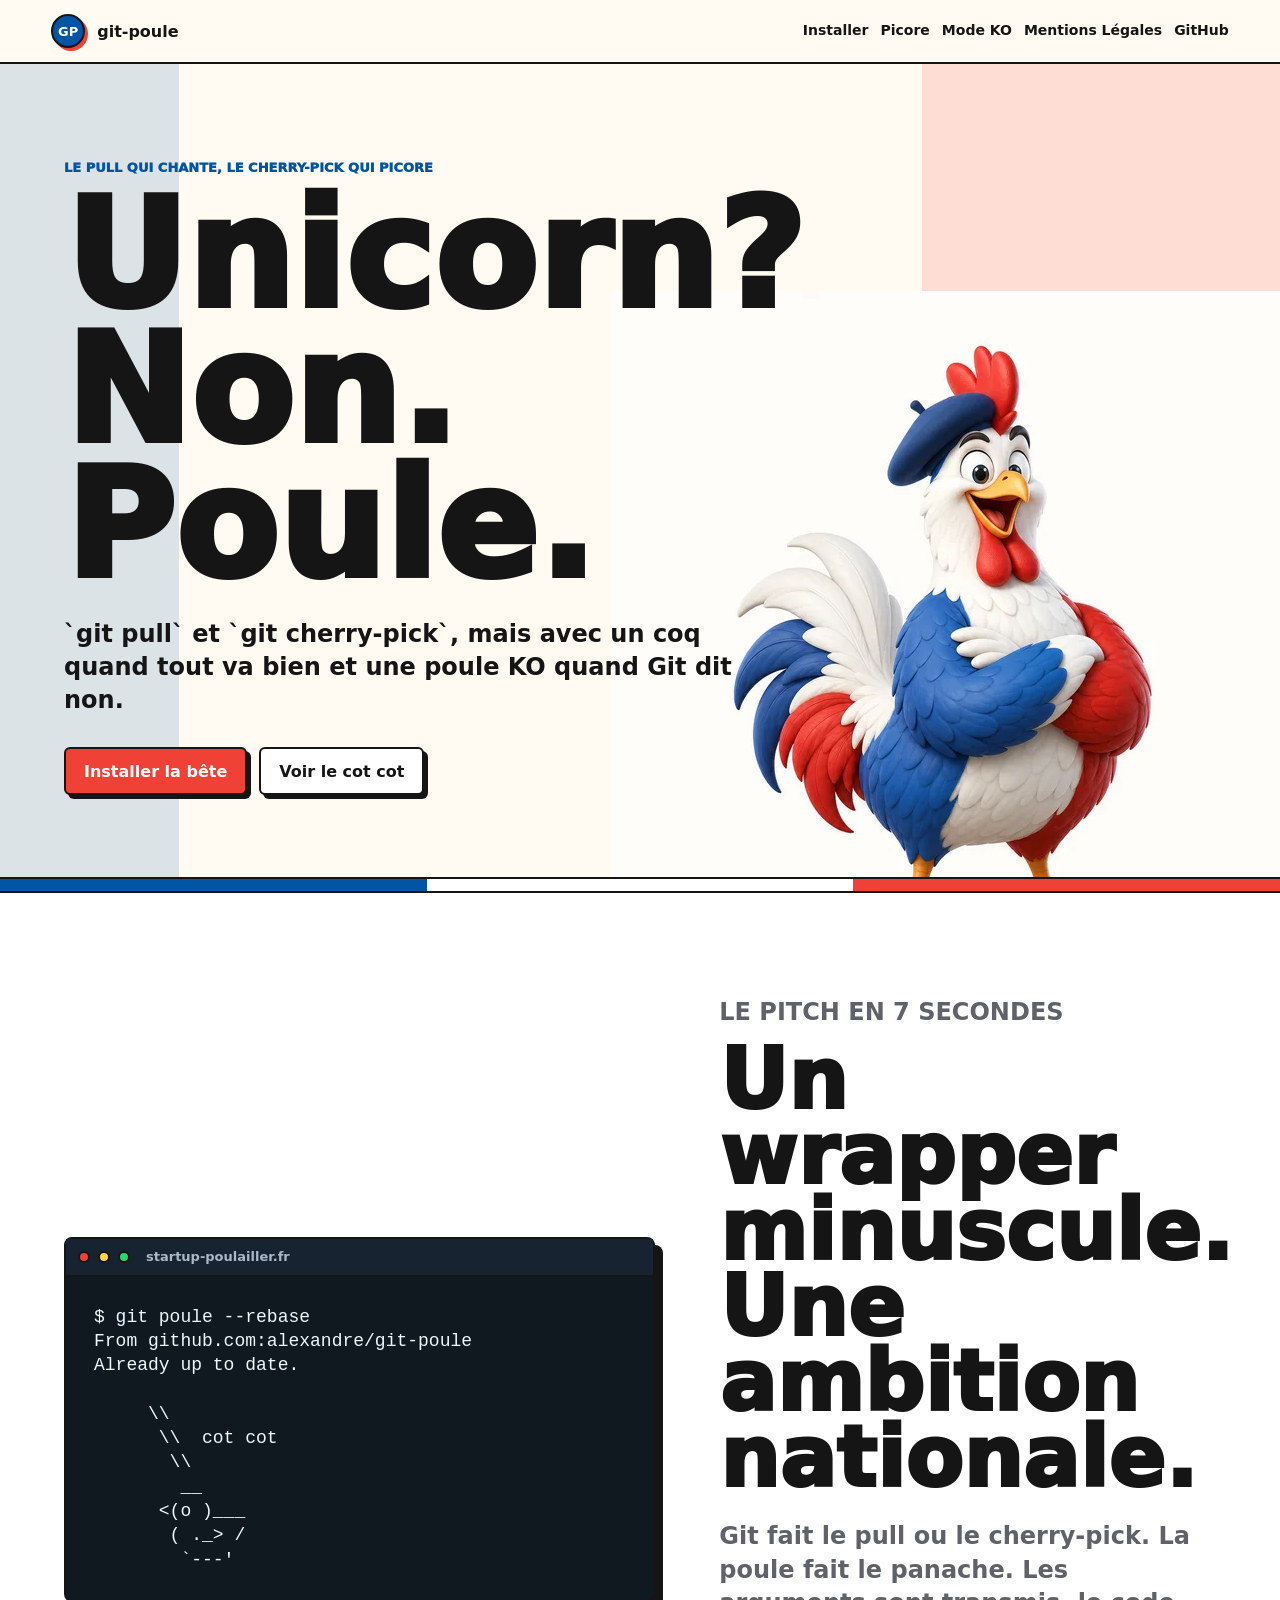
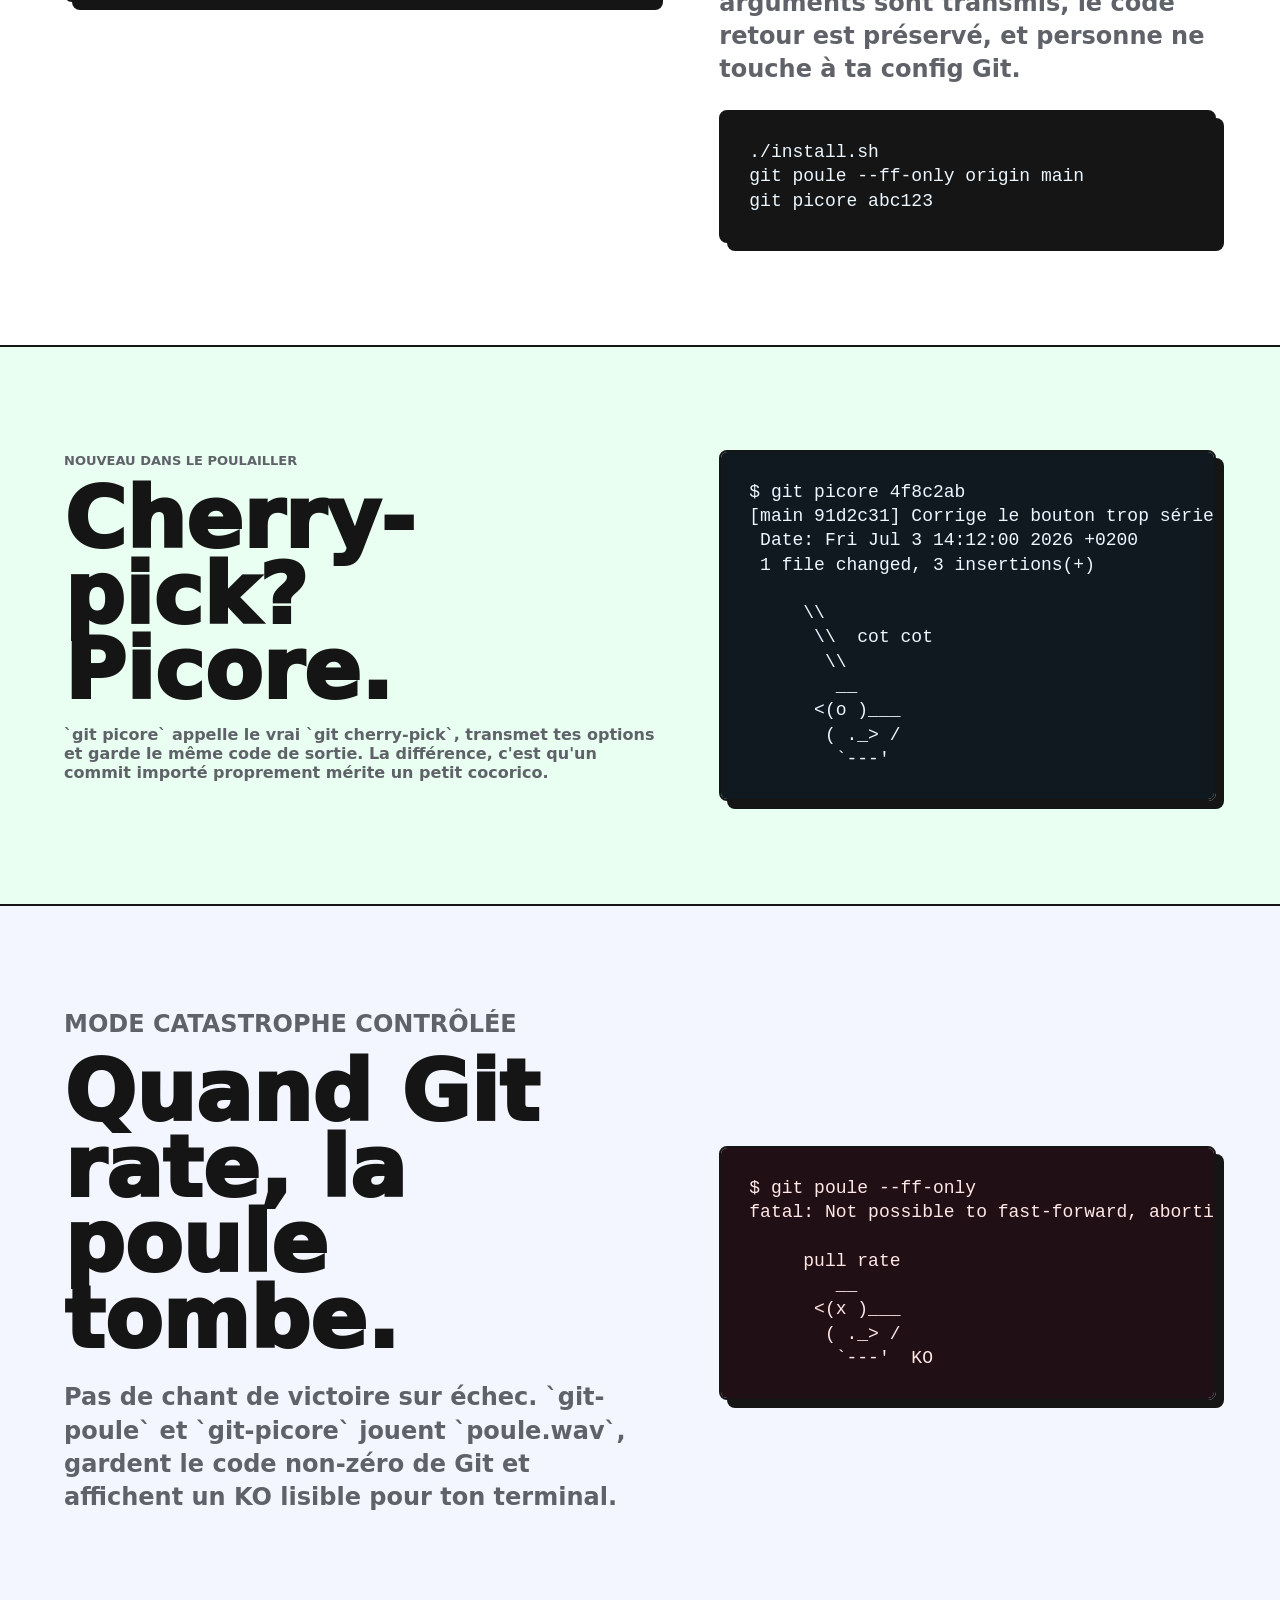
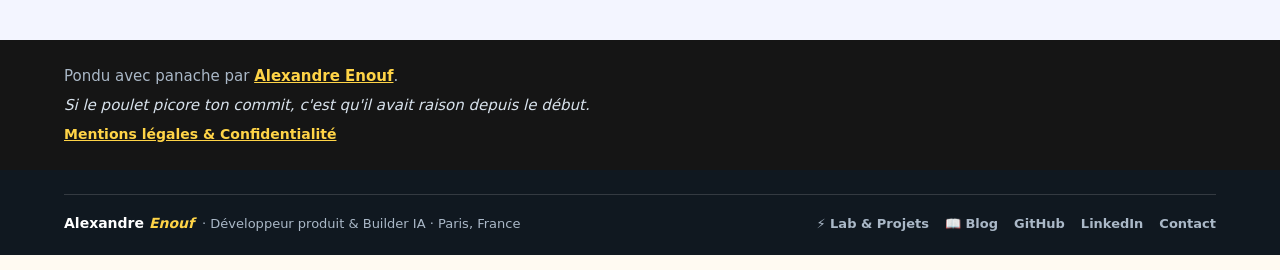
<file: index.html>
<!doctype html>
<html lang="fr">
  <head>
    <meta charset="utf-8">
    <meta name="viewport" content="width=device-width, initial-scale=1">
    <title>git-poule - Poule et Picore | Le pull sonore pour Git</title>
    <meta name="description" content="git-poule et git-picore ajoutent un retour sonore aviaire et héroïque à git pull et git cherry-pick. Coq triomphant au succès, poule KO à l'échec.">
    <meta name="author" content="Alexandre Enouf">
    <link rel="canonical" href="https://boblebol.github.io/git-poule/">
    <link rel="icon" type="image/svg+xml" href="favicon.svg">

    <!-- Open Graph / Facebook / LinkedIn -->
    <meta property="og:type" content="website">
    <meta property="og:url" content="https://boblebol.github.io/git-poule/">
    <meta property="og:title" content="git-poule - Le pull qui chante, le cherry-pick qui picore">
    <meta property="og:description" content="Wrapper Git léger avec retour sonore et visuel : cocorico quand tout va bien, poule KO quand Git dit non.">
    <meta property="og:image" content="https://boblebol.github.io/git-poule/assets/git-poule-mascot.png">
    <meta property="og:locale" content="fr_FR">

    <!-- Twitter Cards -->
    <meta name="twitter:card" content="summary_large_image">
    <meta name="twitter:url" content="https://boblebol.github.io/git-poule/">
    <meta name="twitter:title" content="git-poule - Poule et Picore">
    <meta name="twitter:description" content="git pull et git cherry-pick avec un retour sonore et aviaire en cas de succès ou d'échec.">
    <meta name="twitter:image" content="https://boblebol.github.io/git-poule/assets/git-poule-mascot.png">

    <link rel="stylesheet" href="styles.css">

    <!-- Google Analytics GA4 (Cookieless & RGPD compliant) -->
    <script>
      window.dataLayer = window.dataLayer || [];
      function gtag(){dataLayer.push(arguments);}

      // Universal custom event tracker
      window.trackEvent = function(eventName, eventParams) {
        try {
          if (typeof window.gtag === 'function') {
            window.gtag('event', eventName, eventParams || {});
          }
        } catch (e) {}
      };

      const gaId = '__GA_MEASUREMENT_ID__';
      if (gaId && gaId !== '__GA_MEASUREMENT_ID__' && !gaId.startsWith('{{')) {
        gtag('consent', 'default', {
          'ad_storage': 'denied',
          'ad_user_data': 'denied',
          'ad_personalization': 'denied',
          'analytics_storage': 'denied'
        });
        gtag('js', new Date());
        gtag('config', gaId, {
          'anonymize_ip': true,
          'client_storage': 'none'
        });

        const script = document.createElement('script');
        script.async = true;
        script.src = 'https://www.googletagmanager.com/gtag/js?id=' + gaId;
        document.head.appendChild(script);
      }

      document.addEventListener('DOMContentLoaded', () => {
        document.querySelectorAll('[data-track]').forEach(el => {
          el.addEventListener('click', () => {
            const eventName = el.getAttribute('data-track');
            const eventCategory = el.getAttribute('data-category') || 'engagement';
            window.trackEvent(eventName, { event_category: eventCategory });
          });
        });
      });
    </script>
  </head>
  <body>
    <header class="site-header" aria-label="Navigation principale">
      <a class="brand" href="#top" aria-label="git-poule accueil">
        <span class="brand-mark">gp</span>
        <span>git-poule</span>
      </a>
      <nav>
        <a href="#install" data-track="click_nav_install">Installer</a>
        <a href="#picore" data-track="click_nav_picore">Picore</a>
        <a href="#ko" data-track="click_nav_ko">Mode KO</a>
        <a href="legal.html">Mentions Légales</a>
        <a href="https://github.com/Boblebol/git-poule" target="_blank" rel="noopener" aria-label="Dépôt GitHub" data-track="click_github_repo">GitHub</a>
      </nav>
    </header>

    <main id="top">
      <section class="hero" aria-labelledby="hero-title">
        <picture class="hero-mascot-wrapper">
          <source srcset="assets/git-poule-mascot.webp" type="image/webp">
          <img class="hero-mascot" src="assets/git-poule-mascot-opt.png" alt="Mascotte officielle git-poule bleu blanc rouge" width="720" height="720" fetchpriority="high">
        </picture>
        <div class="hero-copy">
          <p class="eyebrow">Le pull qui chante, le cherry-pick qui picore</p>
          <h1 id="hero-title">Unicorn? Non. Poule.</h1>
          <p class="hero-lede">
            `git pull` et `git cherry-pick`, mais avec un coq quand tout va bien et une poule KO quand Git dit non.
          </p>
          <div class="hero-actions" id="install">
            <a class="button primary" href="#copy-install" data-track="click_cta_install">Installer la bête</a>
            <a class="button secondary" href="#demo" data-track="click_cta_demo">Voir le cot cot</a>
          </div>
        </div>
      </section>

      <section class="terminal-band" id="demo" aria-label="Démo terminal git-poule">
        <div class="terminal">
          <div class="terminal-top">
            <span></span>
            <span></span>
            <span></span>
            <strong>startup-poulailler.fr</strong>
          </div>
          <pre><code>$ git poule --rebase
From github.com:alexandre/git-poule
Already up to date.

     \\
      \\  cot cot
       \\
        __
      &lt;(o )___
       ( ._&gt; /
        `---'</code></pre>
        </div>
        <div class="install-copy">
          <p class="section-kicker">Le pitch en 7 secondes</p>
          <h2>Un wrapper minuscule. Une ambition nationale.</h2>
          <p>
            Git fait le pull ou le cherry-pick. La poule fait le panache. Les arguments sont transmis, le code retour est préservé, et personne ne touche à ta config Git.
          </p>
          <pre id="copy-install"><code>./install.sh
git poule --ff-only origin main
git picore abc123</code></pre>
        </div>
      </section>

      <section class="picore-band" id="picore" aria-label="Mode cherry-pick git-picore">
        <div class="picore-copy">
          <p class="section-kicker">Nouveau dans le poulailler</p>
          <h2>Cherry-pick? Picore.</h2>
          <p>
            `git picore` appelle le vrai `git cherry-pick`, transmet tes options et garde le même code de sortie. La différence, c'est qu'un commit importé proprement mérite un petit cocorico.
          </p>
        </div>
        <pre class="picore-terminal"><code>$ git picore 4f8c2ab
[main 91d2c31] Corrige le bouton trop sérieux
 Date: Fri Jul 3 14:12:00 2026 +0200
 1 file changed, 3 insertions(+)

     \\
      \\  cot cot
       \\
        __
      &lt;(o )___
       ( ._&gt; /
        `---'</code></pre>
      </section>

      <section class="ko-band" id="ko" aria-label="Mode échec KO">
        <div class="ko-copy">
          <p class="section-kicker">Mode catastrophe contrôlée</p>
          <h2>Quand Git rate, la poule tombe.</h2>
          <p>
            Pas de chant de victoire sur échec. `git-poule` et `git-picore` jouent `poule.wav`, gardent le code non-zéro de Git et affichent un KO lisible pour ton terminal.
          </p>
        </div>
        <pre class="ko-terminal"><code>$ git poule --ff-only
fatal: Not possible to fast-forward, aborting.

     pull rate
        __
      &lt;(x )___
       ( ._&gt; /
        `---'  KO</code></pre>
      </section>
    </main>

    <div class="sticky-mobile-cta" aria-label="Actions rapides mobile">
      <a class="button primary" href="#copy-install" data-track="click_mobile_install">Installer git-poule</a>
      <a class="button secondary" href="#demo" data-track="click_mobile_demo">Démo</a>
    </div>

    <footer class="site-footer">
      <p class="site-footer-quote">
        <span>Pondu avec panache par <a href="https://alexandre-enouf.fr" target="_blank" rel="noopener" data-track="click_footer_alexandre">Alexandre Enouf</a>.</span>
        <span class="site-footer-subquote">Si le poulet picore ton commit, c'est qu'il avait raison depuis le début.</span>
        <span class="site-footer-legal"><a href="legal.html">Mentions légales &amp; Confidentialité</a></span>
      </p>
    </footer>

    <footer class="ae-cross-footer">
      <div class="ae-footer-inner">
        <div class="ae-footer-identity">
          <a href="https://alexandre-enouf.fr/" class="ae-footer-logo" target="_blank" rel="noopener" data-track="click_footer_logo">
            Alexandre <em>Enouf</em>
          </a>
          <span class="ae-footer-tagline">· Développeur produit &amp; Builder IA · Paris, France</span>
        </div>
        <div class="ae-footer-links">
          <a href="https://alexandre-enouf.fr/#lab" target="_blank" rel="noopener" data-track="click_footer_lab">⚡ Lab &amp; Projets</a>
          <a href="https://alexandre-enouf.fr/blog/" target="_blank" rel="noopener" data-track="click_footer_blog">📖 Blog</a>
          <a href="https://github.com/Boblebol" target="_blank" rel="noopener" data-track="click_footer_github">GitHub</a>
          <a href="https://www.linkedin.com/in/alexandreenouf-47834990" target="_blank" rel="noopener" data-track="click_footer_linkedin">LinkedIn</a>
          <a href="mailto:alexandre.enouf@gmail.com" data-track="click_footer_email">Contact</a>
        </div>
      </div>
    </footer>
  </body>
</html>
</file>
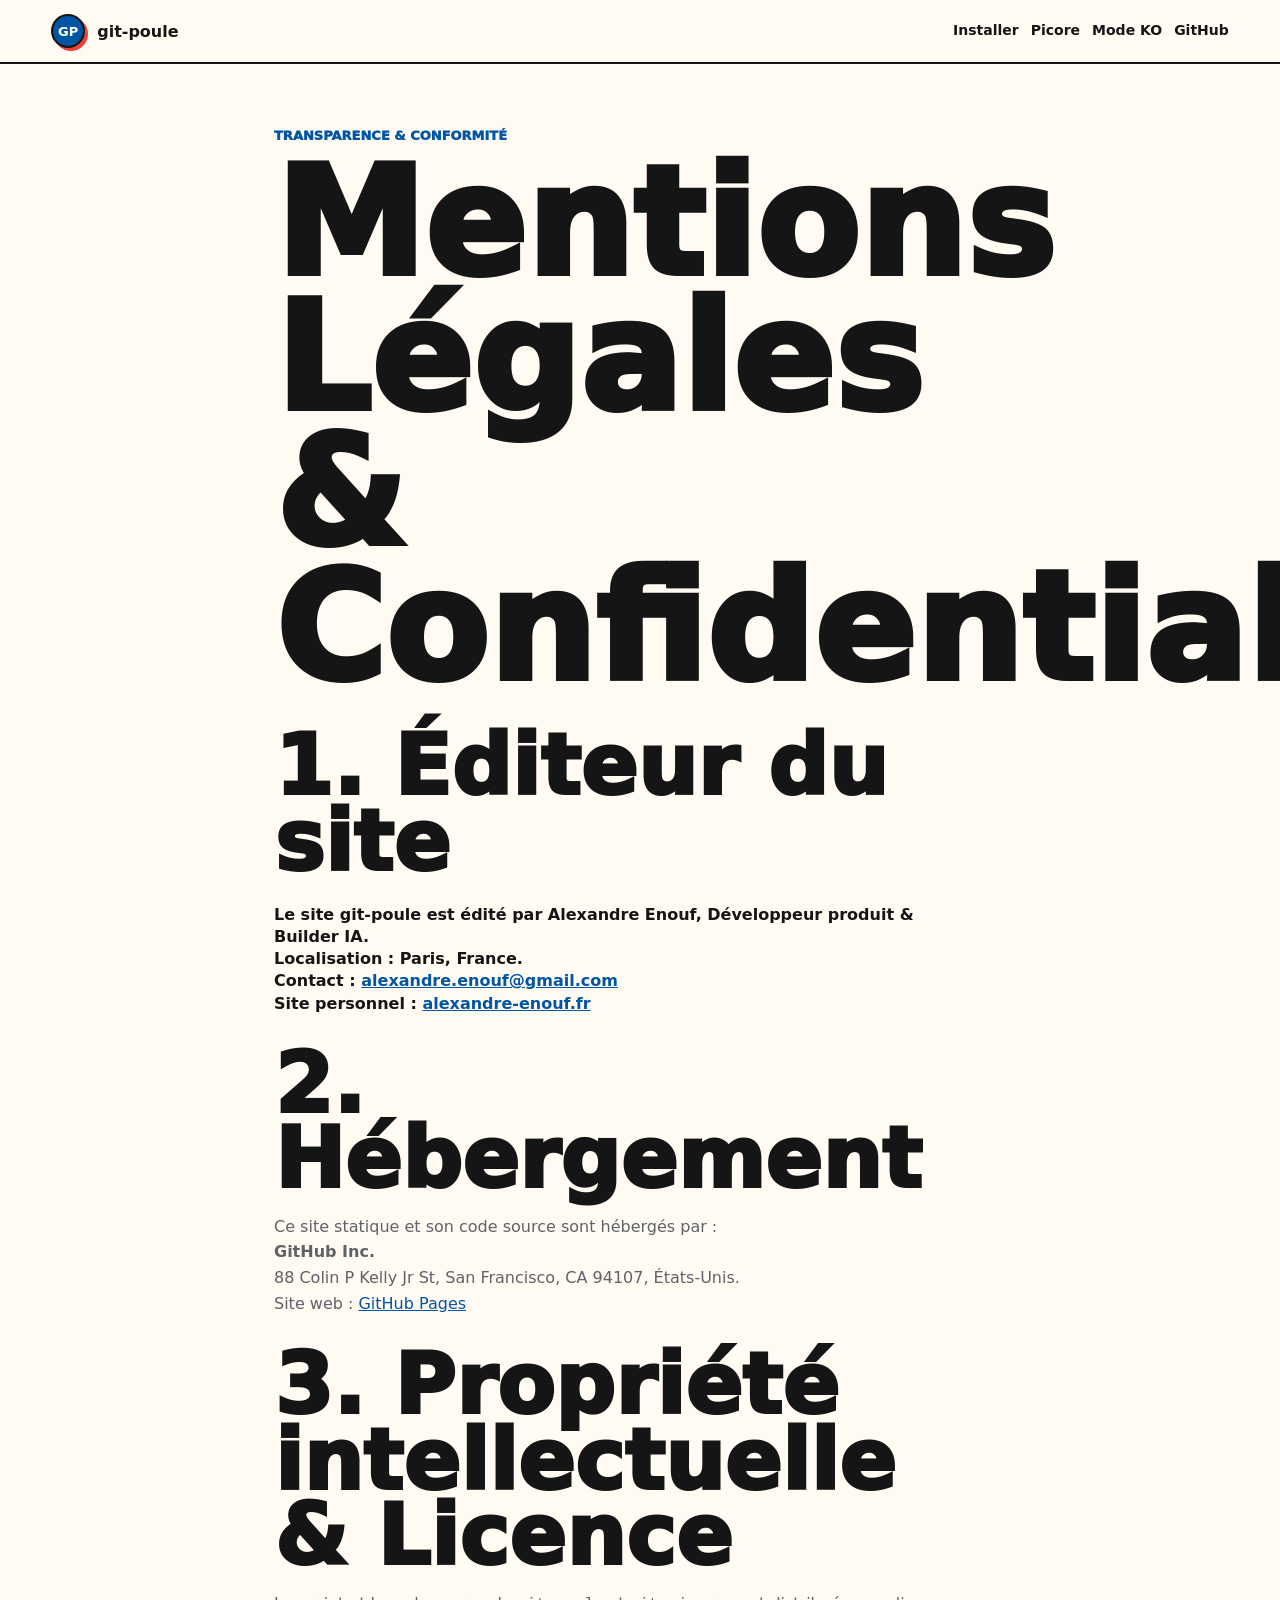
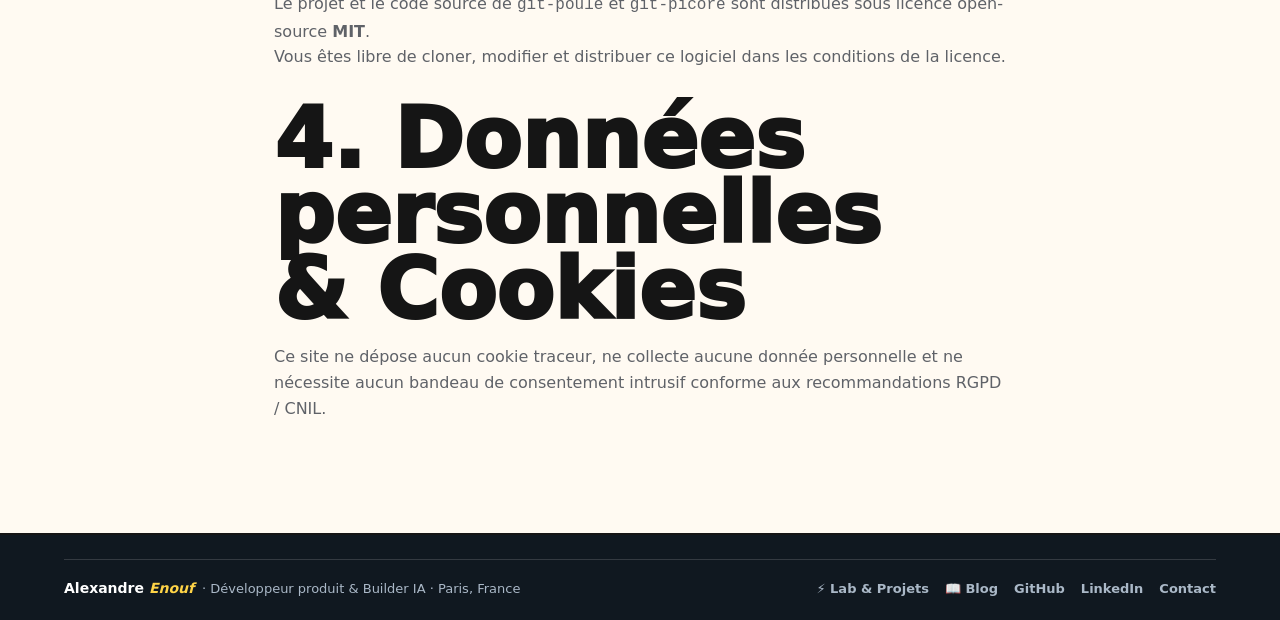
<file: legal.html>
<!doctype html>
<html lang="fr">
  <head>
    <meta charset="utf-8">
    <meta name="viewport" content="width=device-width, initial-scale=1">
    <meta name="robots" content="noindex, follow">
    <title>Mentions Légales &amp; Confidentialité | git-poule</title>
    <link rel="icon" type="image/svg+xml" href="favicon.svg">
    <link rel="stylesheet" href="styles.css">
  </head>
  <body>
    <header class="site-header" aria-label="Navigation principale">
      <a class="brand" href="index.html" aria-label="git-poule accueil">
        <span class="brand-mark">gp</span>
        <span>git-poule</span>
      </a>
      <nav>
        <a href="index.html#install">Installer</a>
        <a href="index.html#picore">Picore</a>
        <a href="index.html#ko">Mode KO</a>
        <a href="https://github.com/Boblebol/git-poule" target="_blank" rel="noopener" aria-label="Dépôt GitHub">GitHub</a>
      </nav>
    </header>

    <main id="top" style="padding: clamp(32px, 5vw, 64px) clamp(18px, 5vw, 72px); max-width: 860px; margin: 0 auto;">
      <p class="section-kicker">Transparence &amp; Conformité</p>
      <h1>Mentions Légales &amp; Confidentialité</h1>
      
      <section style="margin-top: 32px;">
        <h2>1. Éditeur du site</h2>
        <p class="hero-lede" style="font-size: 16px; color: var(--ink);">
          Le site <strong>git-poule</strong> est édité par <strong>Alexandre Enouf</strong>, Développeur produit &amp; Builder IA.<br>
          Localisation : Paris, France.<br>
          Contact : <a href="mailto:alexandre.enouf@gmail.com" style="color: var(--blue); font-weight: 700;">alexandre.enouf@gmail.com</a><br>
          Site personnel : <a href="https://alexandre-enouf.fr" target="_blank" rel="noopener" style="color: var(--blue); font-weight: 700;">alexandre-enouf.fr</a>
        </p>
      </section>

      <section style="margin-top: 32px;">
        <h2>2. Hébergement</h2>
        <p style="font-size: 16px; color: var(--muted); line-height: 1.6;">
          Ce site statique et son code source sont hébergés par :<br>
          <strong>GitHub Inc.</strong><br>
          88 Colin P Kelly Jr St, San Francisco, CA 94107, États-Unis.<br>
          Site web : <a href="https://pages.github.com" target="_blank" rel="noopener" style="color: var(--blue);">GitHub Pages</a>
        </p>
      </section>

      <section style="margin-top: 32px;">
        <h2>3. Propriété intellectuelle &amp; Licence</h2>
        <p style="font-size: 16px; color: var(--muted); line-height: 1.6;">
          Le projet et le code source de <code>git-poule</code> et <code>git-picore</code> sont distribués sous licence open-source <strong>MIT</strong>.<br>
          Vous êtes libre de cloner, modifier et distribuer ce logiciel dans les conditions de la licence.
        </p>
      </section>

      <section style="margin-top: 32px; margin-bottom: 48px;">
        <h2>4. Données personnelles &amp; Cookies</h2>
        <p style="font-size: 16px; color: var(--muted); line-height: 1.6;">
          Ce site ne dépose aucun cookie traceur, ne collecte aucune donnée personnelle et ne nécessite aucun bandeau de consentement intrusif conforme aux recommandations RGPD / CNIL.
        </p>
      </section>
    </main>

    <footer class="ae-cross-footer">
      <div class="ae-footer-inner">
        <div class="ae-footer-identity">
          <a href="https://alexandre-enouf.fr/" class="ae-footer-logo" target="_blank" rel="noopener">
            Alexandre <em>Enouf</em>
          </a>
          <span class="ae-footer-tagline">· Développeur produit &amp; Builder IA · Paris, France</span>
        </div>
        <div class="ae-footer-links">
          <a href="https://alexandre-enouf.fr/#lab" target="_blank" rel="noopener">⚡ Lab &amp; Projets</a>
          <a href="https://alexandre-enouf.fr/blog/" target="_blank" rel="noopener">📖 Blog</a>
          <a href="https://github.com/Boblebol" target="_blank" rel="noopener">GitHub</a>
          <a href="https://www.linkedin.com/in/alexandreenouf-47834990" target="_blank" rel="noopener">LinkedIn</a>
          <a href="mailto:alexandre.enouf@gmail.com">Contact</a>
        </div>
      </div>
    </footer>
  </body>
</html>
</file>
<file: styles.css>
:root {
  --blue: #0055a4;
  --red: #ef4135;
  --ink: #151515;
  --paper: #fffaf2;
  --white: #ffffff;
  --line: #151515;
  --muted: #5f6268;
  --terminal: #101820;
  --terminal-soft: #172330;
  --yellow: #ffd447;
}

* {
  box-sizing: border-box;
}

html {
  scroll-behavior: smooth;
}

body {
  margin: 0;
  background: var(--paper);
  color: var(--ink);
  font-family: Inter, ui-sans-serif, system-ui, -apple-system, BlinkMacSystemFont, "Segoe UI", sans-serif;
  letter-spacing: 0;
  overflow-x: hidden;
}

a {
  color: inherit;
}

.site-header {
  position: sticky;
  top: 0;
  z-index: 20;
  display: flex;
  align-items: center;
  justify-content: space-between;
  gap: 20px;
  min-height: 64px;
  padding: 12px clamp(18px, 4vw, 56px);
  background: rgba(255, 250, 242, 0.94);
  border-bottom: 2px solid var(--line);
  backdrop-filter: blur(12px);
}

.brand,
.site-header nav {
  display: flex;
  align-items: center;
  gap: 12px;
}

.brand {
  text-decoration: none;
  font-weight: 900;
}

.brand-mark {
  display: inline-grid;
  width: 34px;
  height: 34px;
  place-items: center;
  color: var(--white);
  background: var(--blue);
  border: 2px solid var(--line);
  border-radius: 50%;
  box-shadow: 3px 3px 0 var(--red);
  font-size: 13px;
  text-transform: uppercase;
}

.site-header nav {
  flex-wrap: wrap;
  justify-content: flex-end;
  font-size: 14px;
  font-weight: 800;
}

.site-header nav a {
  text-decoration: none;
  border-bottom: 2px solid transparent;
}

.site-header nav a:hover {
  border-bottom-color: currentColor;
}

.hero {
  position: relative;
  min-height: calc(88svh - 64px);
  overflow: hidden;
  display: flex;
  align-items: center;
  padding: clamp(48px, 8vw, 96px) clamp(18px, 5vw, 72px);
  border-bottom: 2px solid var(--line);
  background:
    linear-gradient(90deg, rgba(0, 85, 164, 0.14) 0 14%, transparent 14% 72%, rgba(239, 65, 53, 0.16) 72% 100%),
    var(--paper);
}

.hero::after {
  content: "";
  position: absolute;
  left: 0;
  right: 0;
  bottom: 0;
  height: 12px;
  background: linear-gradient(90deg, var(--blue) 0 33.33%, var(--white) 33.33% 66.66%, var(--red) 66.66% 100%);
  border-top: 2px solid var(--line);
}

.hero-mascot {
  position: absolute;
  right: clamp(-110px, -4vw, 28px);
  bottom: clamp(-120px, -12vw, -40px);
  width: min(720px, 58vw);
  height: auto;
  aspect-ratio: 1 / 1;
  max-width: none;
  filter: drop-shadow(12px 18px 0 rgba(21, 21, 21, 0.16));
}

.hero-copy {
  position: relative;
  z-index: 2;
  width: min(760px, 72vw);
}

.eyebrow,
.section-kicker {
  margin: 0 0 14px;
  font-size: 13px;
  font-weight: 950;
  text-transform: uppercase;
  color: var(--blue);
}

h1,
h2 {
  margin: 0;
  max-width: 11ch;
  font-weight: 950;
  line-height: 0.9;
  letter-spacing: 0;
}

h1 {
  font-size: clamp(58px, 12vw, 150px);
}

h2 {
  font-size: clamp(36px, 7vw, 84px);
}

.hero-lede,
.terminal-band p,
.ko-band p,
.site-footer p {
  max-width: 680px;
  font-size: clamp(18px, 2.3vw, 24px);
  line-height: 1.38;
}

.hero-lede {
  margin: 24px 0 0;
  font-weight: 700;
}

.hero-actions {
  display: flex;
  flex-wrap: wrap;
  gap: 12px;
  margin-top: 30px;
}

.button {
  display: inline-flex;
  align-items: center;
  justify-content: center;
  min-height: 48px;
  padding: 12px 18px;
  border: 2px solid var(--line);
  border-radius: 6px;
  box-shadow: 4px 4px 0 var(--line);
  font-weight: 900;
  text-decoration: none;
}

.button.primary {
  background: var(--red);
  color: var(--white);
}

.button.secondary {
  background: var(--white);
}

.terminal-band,
.picore-band,
.ko-band {
  display: grid;
  grid-template-columns: minmax(0, 1fr) minmax(320px, 0.84fr);
  gap: clamp(26px, 5vw, 70px);
  align-items: center;
  padding: clamp(52px, 8vw, 104px) clamp(18px, 5vw, 72px);
  border-bottom: 2px solid var(--line);
}

.terminal-band {
  background: var(--white);
}

.picore-band {
  background: #e8fff1;
}

.ko-band {
  background: #f3f5ff;
}

.terminal,
.install-copy pre,
.picore-terminal,
.ko-terminal {
  border: 2px solid var(--line);
  border-radius: 8px;
  background: var(--terminal);
  color: #ecf7ff;
  box-shadow: 8px 8px 0 var(--line);
}

.terminal-top {
  display: flex;
  align-items: center;
  gap: 8px;
  min-height: 38px;
  padding: 9px 12px;
  background: var(--terminal-soft);
  border-bottom: 2px solid var(--line);
}

.terminal-top span {
  width: 12px;
  height: 12px;
  border: 2px solid var(--line);
  border-radius: 50%;
}

.terminal-top span:nth-child(1) {
  background: var(--red);
}

.terminal-top span:nth-child(2) {
  background: var(--yellow);
}

.terminal-top span:nth-child(3) {
  background: #2bd66f;
}

.terminal-top strong {
  margin-left: 8px;
  color: #aab8c7;
  font-size: 13px;
}

pre {
  overflow-x: auto;
  margin: 0;
}

code {
  font-family: "SFMono-Regular", Consolas, "Liberation Mono", Menlo, monospace;
}

.terminal pre,
.install-copy pre,
.picore-terminal,
.ko-terminal {
  padding: clamp(18px, 3vw, 28px);
  font-size: clamp(14px, 1.55vw, 18px);
  line-height: 1.35;
}

.install-copy pre {
  margin-top: 24px;
  background: var(--ink);
}

.terminal-band p,
.picore-band p,
.ko-band p {
  color: var(--muted);
  font-weight: 650;
}

.ko-terminal {
  background: #210f16;
  color: #ffe8e6;
}

.site-footer {
  padding: 24px clamp(18px, 5vw, 72px);
  background: var(--ink);
  color: var(--white);
}

.site-footer p {
  margin: 0;
  font-size: 15px;
  color: #aab8c7;
}

.site-footer-quote {
  display: flex;
  flex-wrap: wrap;
  align-items: center;
  gap: 8px 16px;
  line-height: 1.5;
}

.site-footer-quote span {
  display: inline-block;
}

.site-footer-subquote {
  color: #d8e2ec;
  font-style: italic;
}

.site-footer-legal a {
  color: #9fd1ff;
  font-size: 14px;
}

.site-footer a {
  color: #ffd447;
  font-weight: 800;
  text-decoration: underline;
}

.ae-cross-footer {
  border-top: 2px solid var(--line);
  background: #101820;
  padding: 24px clamp(18px, 5vw, 72px);
  font-size: 13px;
  color: #8c9ba5;
  width: 100%;
}

.ae-footer-inner {
  max-width: 1200px;
  margin: 0 auto;
  display: flex;
  justify-content: space-between;
  align-items: center;
  flex-wrap: wrap;
  gap: 14px;
}

.ae-footer-identity {
  display: flex;
  align-items: center;
  gap: 8px;
  flex-wrap: wrap;
}

.ae-footer-logo {
  font-weight: 800;
  color: #ffffff;
  text-decoration: none;
  font-size: 14px;
}

.ae-footer-logo em {
  font-style: normal;
  color: var(--yellow);
}

.ae-footer-tagline {
  color: #8c9ba5;
}

.ae-footer-links {
  display: flex;
  align-items: center;
  gap: 16px;
  flex-wrap: wrap;
}

.ae-footer-links a {
  color: #8c9ba5;
  text-decoration: none;
  transition: color 0.15s;
}

.ae-footer-links a:hover {
  color: #ffffff;
}

.sticky-mobile-cta {
  display: none;
}

@media (max-width: 768px) {
  .sticky-mobile-cta {
    position: fixed;
    bottom: 0;
    left: 0;
    right: 0;
    z-index: 30;
    display: flex;
    gap: 10px;
    padding: 12px 18px;
    background: rgba(255, 250, 242, 0.94);
    backdrop-filter: blur(12px);
    border-top: 2px solid var(--line);
  }

  .sticky-mobile-cta .button {
    flex: 1;
    margin: 0;
    min-height: 44px;
    font-size: 14px;
  }
}

@media (max-width: 860px) {
  .site-header {
    align-items: flex-start;
    flex-direction: column;
    gap: 10px;
  }

  .hero {
    min-height: 82svh;
    align-items: flex-start;
    padding-top: 44px;
  }

  .hero-copy {
    width: calc(100vw - 36px);
    max-width: 620px;
  }

  .hero-mascot {
    right: -150px;
    bottom: -86px;
    width: min(560px, 92vw);
    opacity: 0.62;
  }

  .terminal-band,
  .picore-band,
  .ko-band {
    grid-template-columns: 1fr;
  }

  .ko-band .ko-copy {
    order: 1;
  }

  .ko-band .ko-terminal {
    order: 2;
  }
}

@media (max-width: 520px) {
  .site-header nav {
    width: 100%;
    justify-content: flex-start;
    gap: 18px;
    font-size: 13px;
  }

  h1 {
    max-width: 8ch;
    font-size: clamp(46px, 14vw, 58px);
  }

  h2 {
    font-size: clamp(34px, 12vw, 58px);
  }

  .hero-lede {
    max-width: 23ch;
  }

  .hero-mascot {
    right: -180px;
    bottom: -72px;
    width: 620px;
  }

  .button {
    width: calc(100% - 6px);
  }
}

/* Unified Portfolio Cross-Footer */
.site-footer-pitch {
  margin-bottom: 24px;
}

.ae-footer-inner {
  border-top: 1px solid rgba(255, 255, 255, 0.15);
  padding-top: 20px;
  display: flex;
  justify-content: space-between;
  align-items: center;
  flex-wrap: wrap;
  gap: 14px;
  font-size: 13px;
}

.ae-footer-identity {
  display: flex;
  align-items: center;
  gap: 8px;
}

.ae-footer-logo {
  font-weight: 600;
  color: var(--white);
  text-decoration: none;
  font-size: 14px;
}

.ae-footer-logo em {
  font-style: italic;
  color: #ffd447;
}

.ae-footer-tagline {
  color: #aab8c7;
}

.ae-footer-links {
  display: flex;
  align-items: center;
  gap: 16px;
  flex-wrap: wrap;
}

.ae-footer-links a {
  color: #aab8c7;
  text-decoration: none;
  font-weight: 600;
  transition: color 0.15s;
}

.ae-footer-links a:hover {
  color: var(--white);
}

@media (max-width: 600px) {
  .ae-footer-inner {
    flex-direction: column;
    align-items: flex-start;
    gap: 12px;
  }
}
</file>
